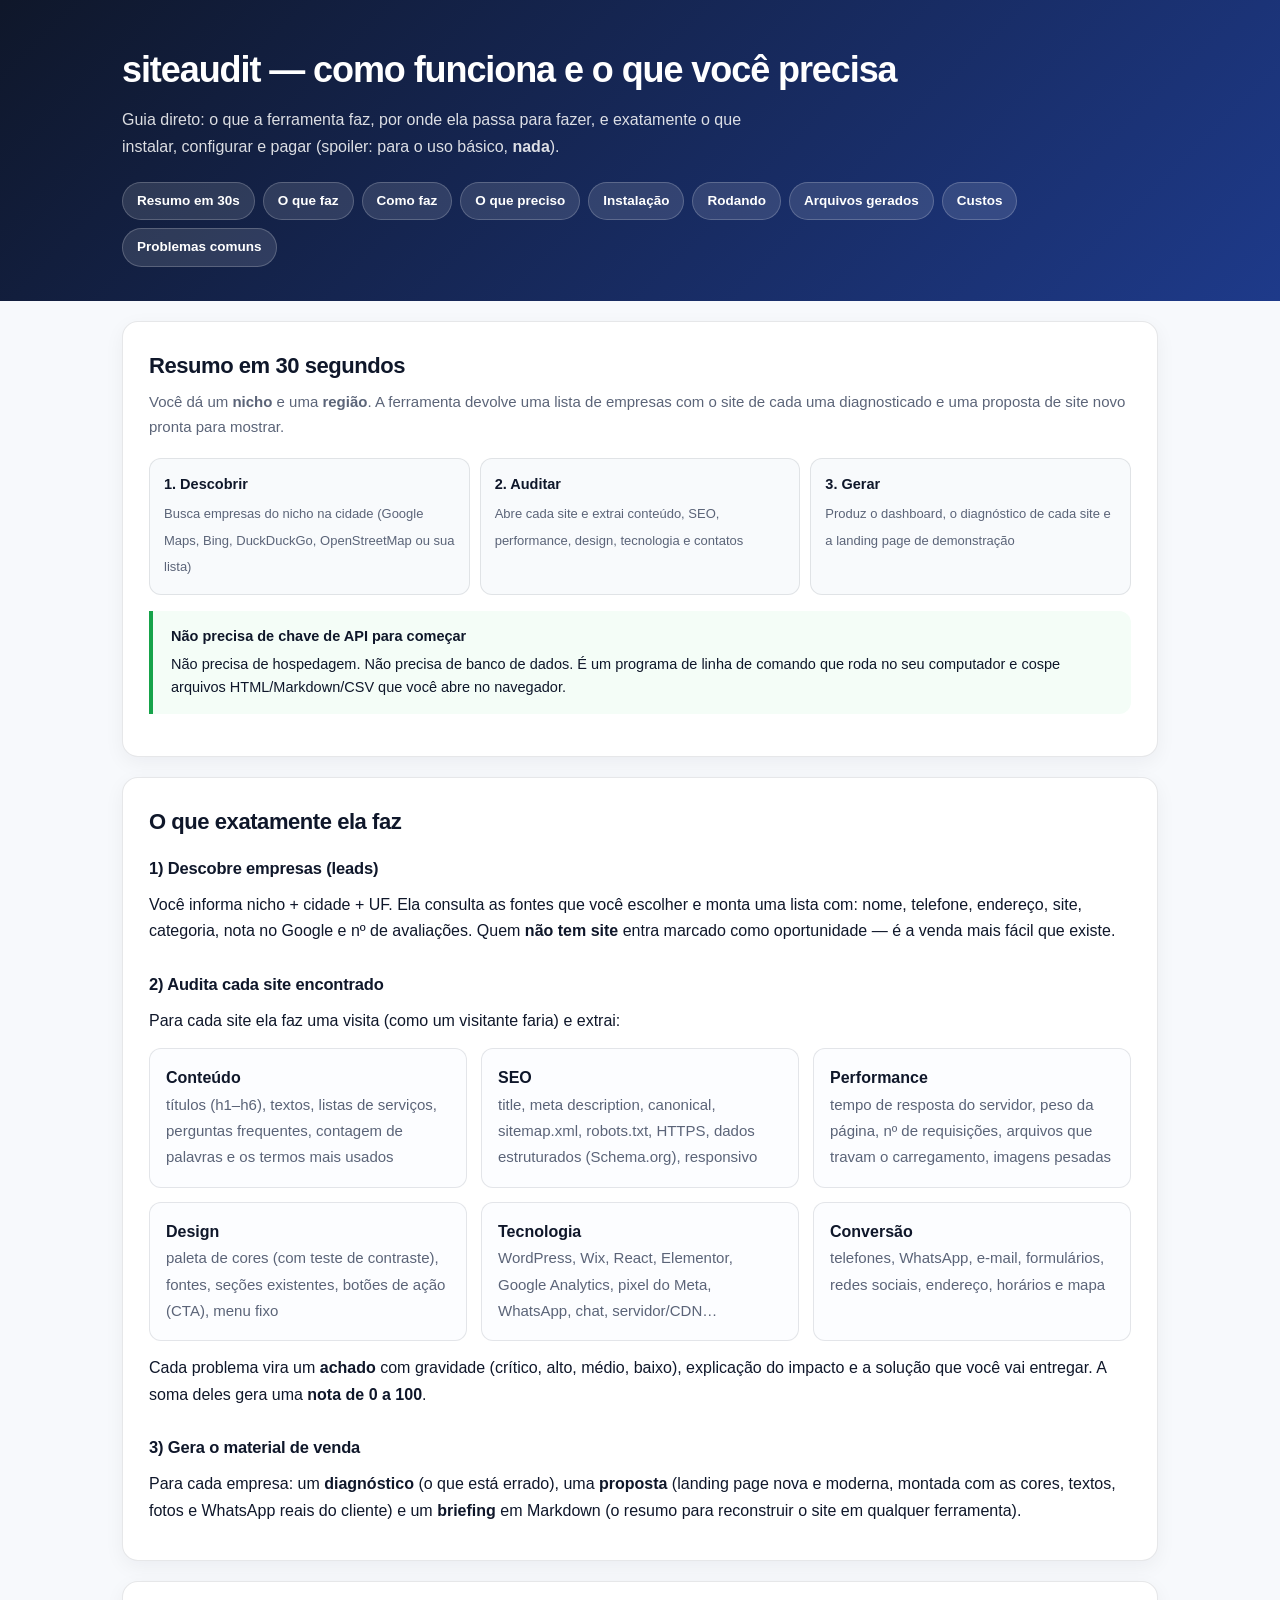
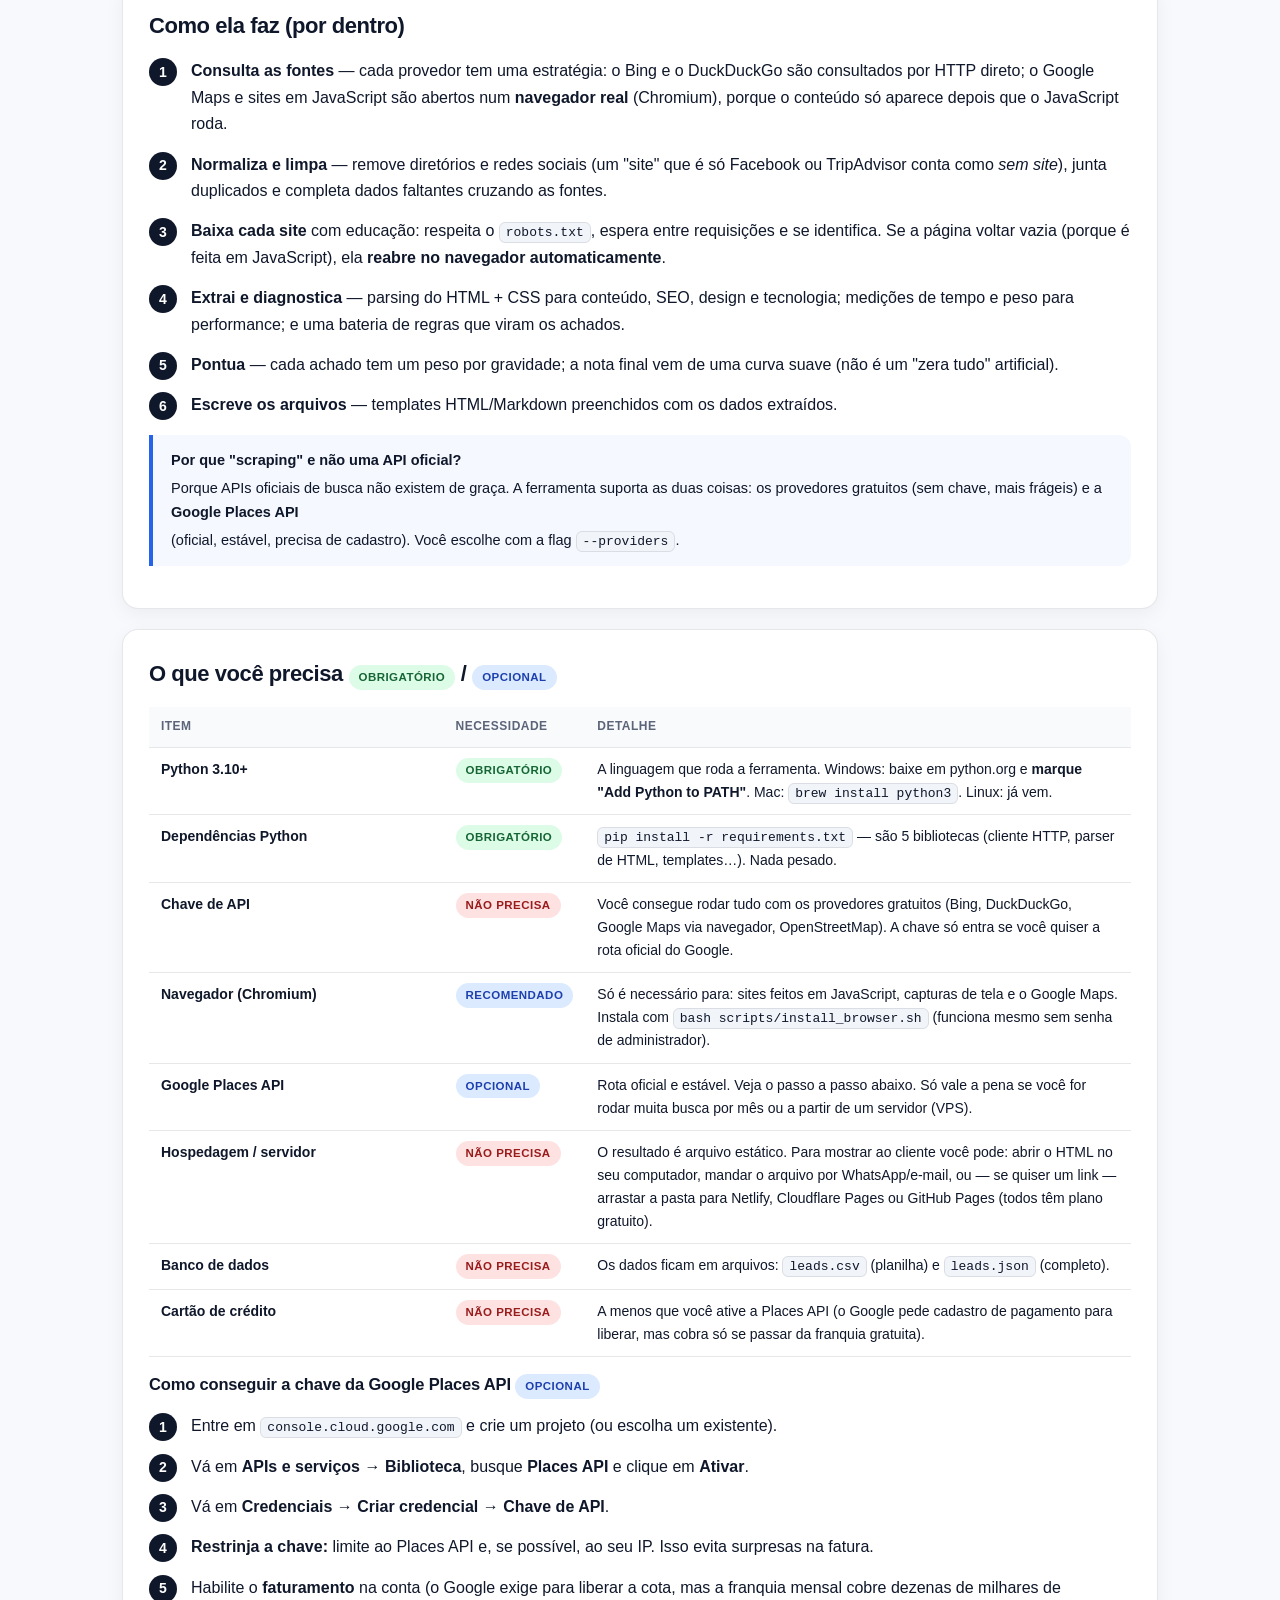
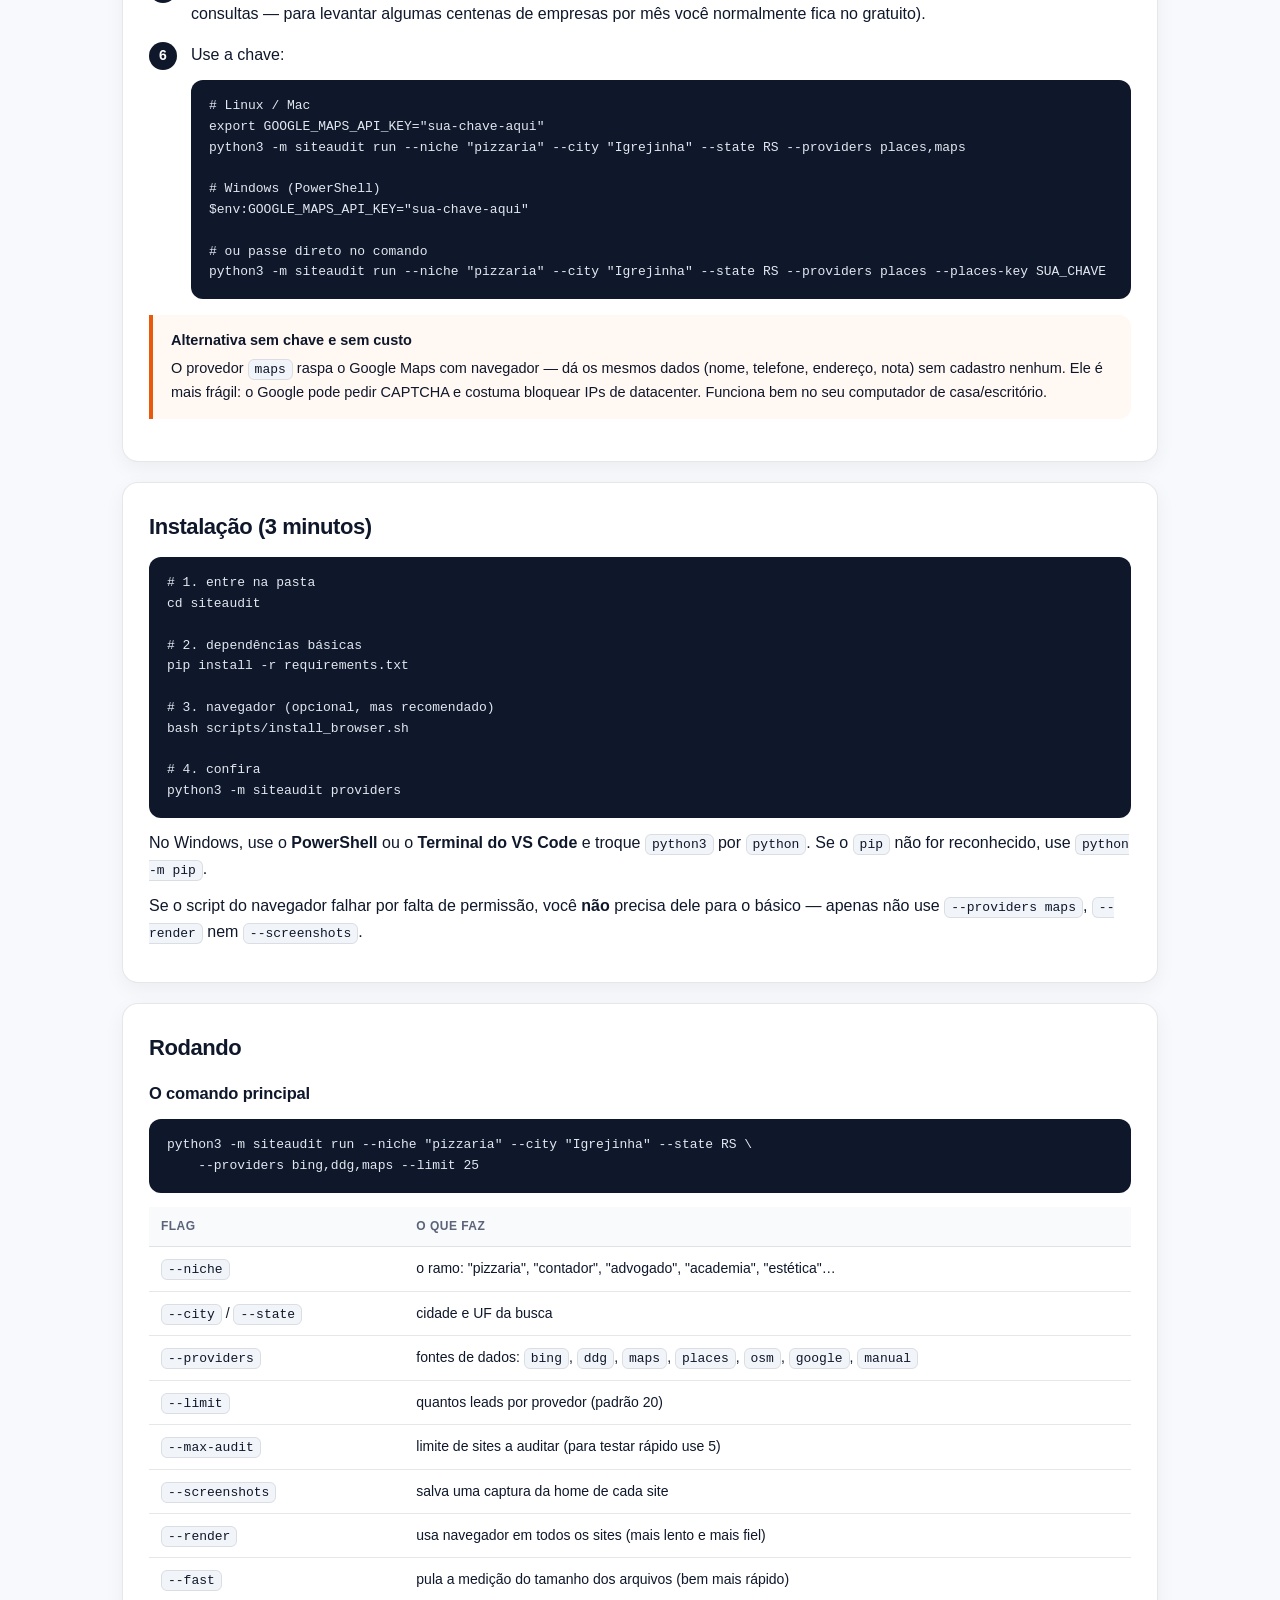
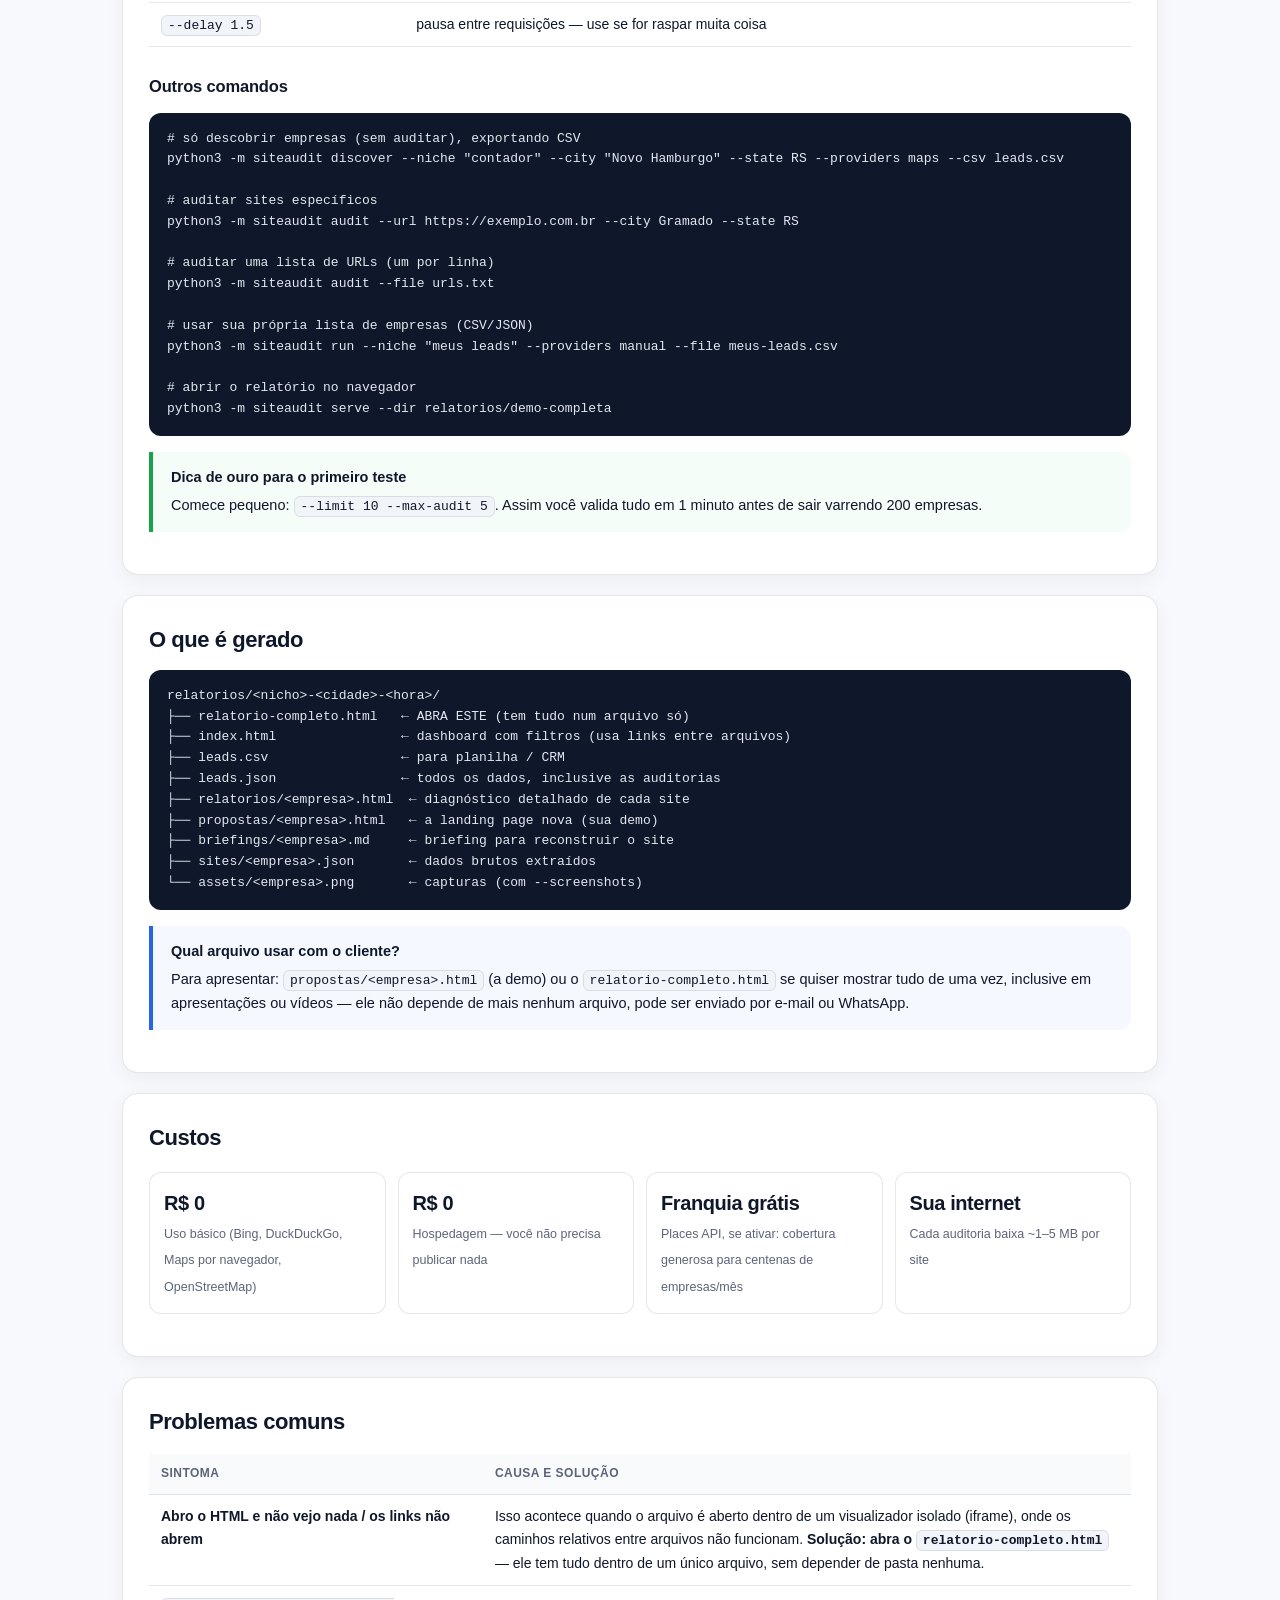
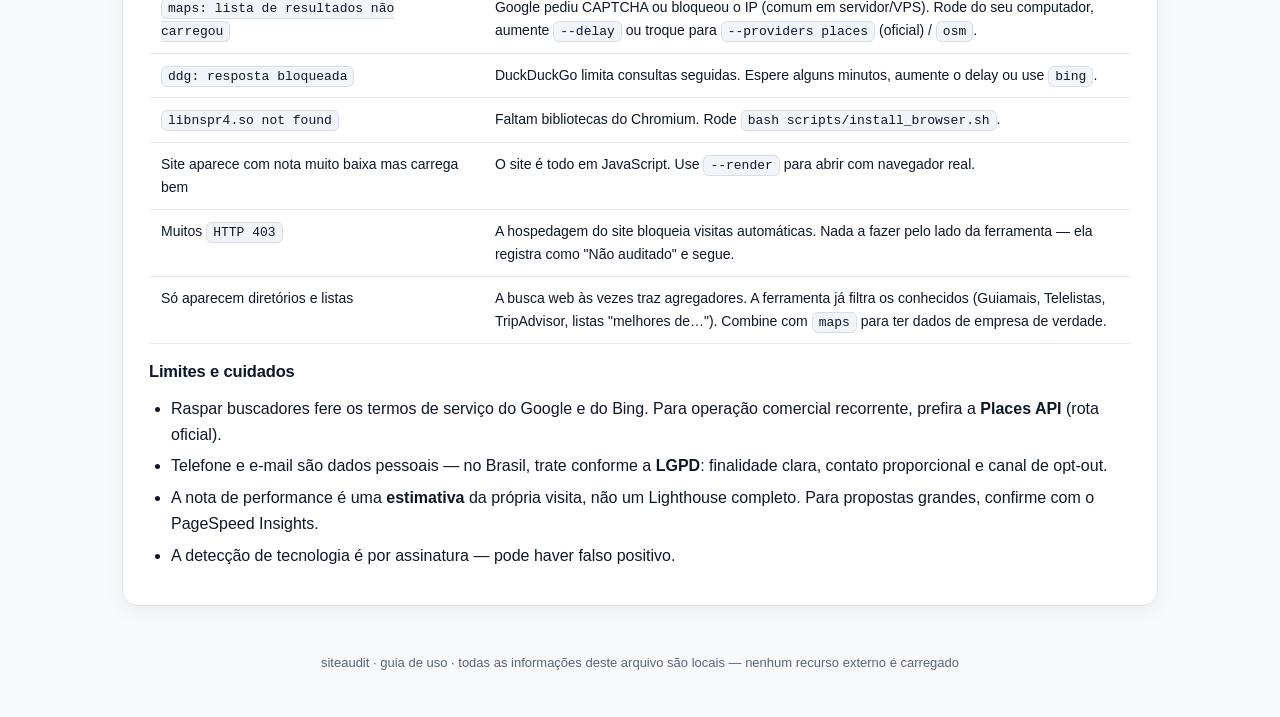
<file: docs/legacy/COMO-USAR.html>
<!DOCTYPE html>
<html lang="pt-BR">
<head>
<meta charset="utf-8">
<meta name="viewport" content="width=device-width, initial-scale=1">
<title>siteaudit — como funciona e o que você precisa para rodar</title>
<style>
  :root{--ink:#0f172a;--muted:#5b6478;--line:rgba(15,23,42,.10);--bg:#f7f9fc;--accent:#2563eb;
        --ok:#16a34a;--warn:#ea580c;--crit:#dc2626;--code:#0f172a}
  *{box-sizing:border-box}
  body{margin:0;font-family:-apple-system,BlinkMacSystemFont,"Segoe UI",Inter,Roboto,Helvetica,Arial,sans-serif;
       background:var(--bg);color:var(--ink);line-height:1.65;-webkit-font-smoothing:antialiased}
  .wrap{max-width:1080px;margin:0 auto;padding:0 22px}
  header{background:linear-gradient(135deg,#0f172a,#1e3a8a);color:#fff;padding:40px 0 34px}
  header h1{margin:0 0 8px;font-size:clamp(24px,3.6vw,36px);letter-spacing:-.03em}
  header p{margin:0;opacity:.85;font-size:16px;max-width:70ch}
  nav.toc{display:flex;flex-wrap:wrap;gap:8px;margin-top:22px}
  nav.toc a{background:rgba(255,255,255,.12);border:1px solid rgba(255,255,255,.2);color:#fff;
            border-radius:999px;padding:7px 14px;font-size:13.5px;text-decoration:none;font-weight:600}
  section{background:#fff;border:1px solid var(--line);border-radius:16px;padding:26px;margin:20px 0;
          box-shadow:0 6px 20px rgba(15,23,42,.05)}
  h2{margin:0 0 6px;font-size:22px;letter-spacing:-.02em}
  h3{margin:26px 0 8px;font-size:16.5px;letter-spacing:-.01em}
  h3:first-of-type{margin-top:14px}
  .lead{color:var(--muted);margin:0 0 18px;font-size:15px}
  p{margin:10px 0}
  ul,ol{margin:10px 0;padding-left:22px}
  li{margin:5px 0}
  code{background:#f1f5f9;border:1px solid var(--line);padding:2px 6px;border-radius:6px;font-size:13px;
       font-family:ui-monospace,SFMono-Regular,Menlo,Consolas,monospace}
  pre{background:var(--code);color:#e2e8f0;padding:16px 18px;border-radius:12px;overflow:auto;
      font-size:13px;line-height:1.6;margin:12px 0}
  pre code{background:none;border:none;color:inherit;padding:0}
  table{width:100%;border-collapse:collapse;font-size:14px;margin:14px 0}
  th,td{padding:10px 12px;border-bottom:1px solid var(--line);text-align:left;vertical-align:top}
  th{background:#f8fafc;font-size:12px;text-transform:uppercase;letter-spacing:.04em;color:var(--muted)}
  .card{border:1px solid var(--line);border-radius:12px;padding:16px;background:#fcfdff}
  .grid{display:grid;gap:14px;grid-template-columns:repeat(auto-fit,minmax(260px,1fr));margin:14px 0}
  .badge{display:inline-block;padding:3px 10px;border-radius:999px;font-size:11.5px;font-weight:800;
         text-transform:uppercase;letter-spacing:.04em}
  .b-ok{background:#dcfce7;color:#166534}
  .b-opt{background:#dbeafe;color:#1e40af}
  .b-no{background:#fee2e2;color:#991b1b}
  .b-warn{background:#ffedd5;color:#9a3412}
  .callout{border-left:4px solid var(--accent);background:#f5f8ff;border-radius:0 12px 12px 0;
           padding:14px 18px;margin:16px 0;font-size:14.5px}
  .callout.warn{border-color:var(--warn);background:#fff8f3}
  .callout.ok{border-color:var(--ok);background:#f4fdf7}
  .callout b{display:block;margin-bottom:4px}
  .steps{counter-reset:s;list-style:none;padding:0;margin:12px 0}
  .steps li{counter-increment:s;position:relative;padding-left:42px;margin:14px 0}
  .steps li::before{content:counter(s);position:absolute;left:0;top:0;width:28px;height:28px;border-radius:50%;
                    background:var(--ink);color:#fff;display:grid;place-items:center;font-weight:800;font-size:14px}
  .kpi{display:grid;gap:12px;grid-template-columns:repeat(auto-fit,minmax(170px,1fr));margin:16px 0}
  .kpi div{border:1px solid var(--line);border-radius:12px;padding:14px;background:#fff}
  .kpi b{display:block;font-size:20px;letter-spacing:-.02em}
  .kpi span{font-size:12.5px;color:var(--muted)}
  footer{padding:26px 0 50px;color:var(--muted);font-size:13px;text-align:center}
  .flow{display:grid;gap:10px;grid-template-columns:repeat(auto-fit,minmax(200px,1fr));margin:16px 0}
  .flow div{background:#f8fafc;border:1px solid var(--line);border-radius:12px;padding:14px}
  .flow b{display:block;margin-bottom:4px;font-size:14.5px}
  .flow span{font-size:13px;color:var(--muted)}
  .arrow{text-align:center;color:var(--muted);font-size:20px;margin:2px 0}
</style>
</head>
<body>

<header>
  <div class="wrap">
    <h1>siteaudit — como funciona e o que você precisa</h1>
    <p>Guia direto: o que a ferramenta faz, por onde ela passa para fazer, e exatamente o que instalar,
       configurar e pagar (spoiler: para o uso básico, <b>nada</b>).</p>
    <nav class="toc">
      <a href="#resumo">Resumo em 30s</a>
      <a href="#oque">O que faz</a>
      <a href="#como">Como faz</a>
      <a href="#preciso">O que preciso</a>
      <a href="#instalar">Instalação</a>
      <a href="#rodar">Rodando</a>
      <a href="#saida">Arquivos gerados</a>
      <a href="#custos">Custos</a>
      <a href="#problemas">Problemas comuns</a>
    </nav>
  </div>
</header>

<div class="wrap">

<section id="resumo">
  <h2>Resumo em 30 segundos</h2>
  <p class="lead">Você dá um <b>nicho</b> e uma <b>região</b>. A ferramenta devolve uma lista de empresas
  com o site de cada uma diagnosticado e uma proposta de site novo pronta para mostrar.</p>
  <div class="flow">
    <div><b>1. Descobrir</b><span>Busca empresas do nicho na cidade (Google Maps, Bing, DuckDuckGo, OpenStreetMap ou sua lista)</span></div>
    <div><b>2. Auditar</b><span>Abre cada site e extrai conteúdo, SEO, performance, design, tecnologia e contatos</span></div>
    <div><b>3. Gerar</b><span>Produz o dashboard, o diagnóstico de cada site e a landing page de demonstração</span></div>
  </div>
  <div class="callout ok">
    <b>Não precisa de chave de API para começar</b>
    Não precisa de hospedagem. Não precisa de banco de dados. É um programa de linha de comando que roda
    no seu computador e cospe arquivos HTML/Markdown/CSV que você abre no navegador.
  </div>
</section>

<section id="oque">
  <h2>O que exatamente ela faz</h2>

  <h3>1) Descobre empresas (leads)</h3>
  <p>Você informa nicho + cidade + UF. Ela consulta as fontes que você escolher e monta uma lista com:
  nome, telefone, endereço, site, categoria, nota no Google e nº de avaliações. Quem <b>não tem site</b>
  entra marcado como oportunidade — é a venda mais fácil que existe.</p>

  <h3>2) Audita cada site encontrado</h3>
  <p>Para cada site ela faz uma visita (como um visitante faria) e extrai:</p>
  <div class="grid">
    <div class="card"><b>Conteúdo</b><br><span class="lead">títulos (h1–h6), textos, listas de serviços, perguntas frequentes, contagem de palavras e os termos mais usados</span></div>
    <div class="card"><b>SEO</b><br><span class="lead">title, meta description, canonical, sitemap.xml, robots.txt, HTTPS, dados estruturados (Schema.org), responsivo</span></div>
    <div class="card"><b>Performance</b><br><span class="lead">tempo de resposta do servidor, peso da página, nº de requisições, arquivos que travam o carregamento, imagens pesadas</span></div>
    <div class="card"><b>Design</b><br><span class="lead">paleta de cores (com teste de contraste), fontes, seções existentes, botões de ação (CTA), menu fixo</span></div>
    <div class="card"><b>Tecnologia</b><br><span class="lead">WordPress, Wix, React, Elementor, Google Analytics, pixel do Meta, WhatsApp, chat, servidor/CDN…</span></div>
    <div class="card"><b>Conversão</b><br><span class="lead">telefones, WhatsApp, e-mail, formulários, redes sociais, endereço, horários e mapa</span></div>
  </div>
  <p>Cada problema vira um <b>achado</b> com gravidade (crítico, alto, médio, baixo), explicação do impacto
  e a solução que você vai entregar. A soma deles gera uma <b>nota de 0 a 100</b>.</p>

  <h3>3) Gera o material de venda</h3>
  <p>Para cada empresa: um <b>diagnóstico</b> (o que está errado), uma <b>proposta</b> (landing page nova
  e moderna, montada com as cores, textos, fotos e WhatsApp reais do cliente) e um <b>briefing</b> em
  Markdown (o resumo para reconstruir o site em qualquer ferramenta).</p>
</section>

<section id="como">
  <h2>Como ela faz (por dentro)</h2>
  <div class="steps">
    <li><b>Consulta as fontes</b> — cada provedor tem uma estratégia: o Bing e o DuckDuckGo são consultados
      por HTTP direto; o Google Maps e sites em JavaScript são abertos num <b>navegador real</b> (Chromium),
      porque o conteúdo só aparece depois que o JavaScript roda.</li>
    <li><b>Normaliza e limpa</b> — remove diretórios e redes sociais (um "site" que é só Facebook ou
      TripAdvisor conta como <i>sem site</i>), junta duplicados e completa dados faltantes cruzando as fontes.</li>
    <li><b>Baixa cada site</b> com educação: respeita o <code>robots.txt</code>, espera entre requisições e
      se identifica. Se a página voltar vazia (porque é feita em JavaScript), ela <b>reabre no navegador automaticamente</b>.</li>
    <li><b>Extrai e diagnostica</b> — parsing do HTML + CSS para conteúdo, SEO, design e tecnologia;
      medições de tempo e peso para performance; e uma bateria de regras que viram os achados.</li>
    <li><b>Pontua</b> — cada achado tem um peso por gravidade; a nota final vem de uma curva suave
      (não é um "zera tudo" artificial).</li>
    <li><b>Escreve os arquivos</b> — templates HTML/Markdown preenchidos com os dados extraídos.</li>
  </div>
  <div class="callout">
    <b>Por que "scraping" e não uma API oficial?</b>
    Porque APIs oficiais de busca não existem de graça. A ferramenta suporta as duas coisas:
    os provedores gratuitos (sem chave, mais frágeis) e a <b>Google Places API</b> (oficial, estável,
    precisa de cadastro). Você escolhe com a flag <code>--providers</code>.
  </div>
</section>

<section id="preciso">
  <h2>O que você precisa <span class="badge b-ok">obrigatório</span> / <span class="badge b-opt">opcional</span></h2>
  <table>
    <tr><th style="width:30%">Item</th><th style="width:14%">Necessidade</th><th>Detalhe</th></tr>
    <tr>
      <td><b>Python 3.10+</b></td>
      <td><span class="badge b-ok">obrigatório</span></td>
      <td>A linguagem que roda a ferramenta. Windows: baixe em python.org e <b>marque "Add Python to PATH"</b>.
          Mac: <code>brew install python3</code>. Linux: já vem.</td>
    </tr>
    <tr>
      <td><b>Dependências Python</b></td>
      <td><span class="badge b-ok">obrigatório</span></td>
      <td><code>pip install -r requirements.txt</code> — são 5 bibliotecas (cliente HTTP, parser de HTML,
          templates…). Nada pesado.</td>
    </tr>
    <tr>
      <td><b>Chave de API</b></td>
      <td><span class="badge b-no">NÃO precisa</span></td>
      <td>Você consegue rodar tudo com os provedores gratuitos (Bing, DuckDuckGo, Google Maps via navegador,
          OpenStreetMap). A chave só entra se você quiser a rota oficial do Google.</td>
    </tr>
    <tr>
      <td><b>Navegador (Chromium)</b></td>
      <td><span class="badge b-opt">recomendado</span></td>
      <td>Só é necessário para: sites feitos em JavaScript, capturas de tela e o Google Maps.
          Instala com <code>bash scripts/install_browser.sh</code> (funciona mesmo sem senha de administrador).</td>
    </tr>
    <tr>
      <td><b>Google Places API</b></td>
      <td><span class="badge b-opt">opcional</span></td>
      <td>Rota oficial e estável. Veja o passo a passo abaixo. Só vale a pena se você for rodar
          muita busca por mês ou a partir de um servidor (VPS).</td>
    </tr>
    <tr>
      <td><b>Hospedagem / servidor</b></td>
      <td><span class="badge b-no">NÃO precisa</span></td>
      <td>O resultado é arquivo estático. Para mostrar ao cliente você pode: abrir o HTML no seu computador,
          mandar o arquivo por WhatsApp/e-mail, ou — se quiser um link — arrastar a pasta para
          Netlify, Cloudflare Pages ou GitHub Pages (todos têm plano gratuito).</td>
    </tr>
    <tr>
      <td><b>Banco de dados</b></td>
      <td><span class="badge b-no">NÃO precisa</span></td>
      <td>Os dados ficam em arquivos: <code>leads.csv</code> (planilha) e <code>leads.json</code> (completo).</td>
    </tr>
    <tr>
      <td><b>Cartão de crédito</b></td>
      <td><span class="badge b-no">NÃO precisa</span></td>
      <td>A menos que você ative a Places API (o Google pede cadastro de pagamento para liberar,
          mas cobra só se passar da franquia gratuita).</td>
    </tr>
  </table>

  <h3>Como conseguir a chave da Google Places API <span class="badge b-opt">opcional</span></h3>
  <div class="steps">
    <li>Entre em <code>console.cloud.google.com</code> e crie um projeto (ou escolha um existente).</li>
    <li>Vá em <b>APIs e serviços → Biblioteca</b>, busque <b>Places API</b> e clique em <b>Ativar</b>.</li>
    <li>Vá em <b>Credenciais → Criar credencial → Chave de API</b>.</li>
    <li><b>Restrinja a chave:</b> limite ao Places API e, se possível, ao seu IP. Isso evita surpresas na fatura.</li>
    <li>Habilite o <b>faturamento</b> na conta (o Google exige para liberar a cota, mas a franquia mensal
        cobre dezenas de milhares de consultas — para levantar algumas centenas de empresas por mês você
        normalmente fica no gratuito).</li>
    <li>Use a chave:<br>
      <pre><code># Linux / Mac
export GOOGLE_MAPS_API_KEY="sua-chave-aqui"
python3 -m siteaudit run --niche "pizzaria" --city "Igrejinha" --state RS --providers places,maps

# Windows (PowerShell)
$env:GOOGLE_MAPS_API_KEY="sua-chave-aqui"

# ou passe direto no comando
python3 -m siteaudit run --niche "pizzaria" --city "Igrejinha" --state RS --providers places --places-key SUA_CHAVE</code></pre>
    </li>
  </div>
  <div class="callout warn">
    <b>Alternativa sem chave e sem custo</b>
    O provedor <code>maps</code> raspa o Google Maps com navegador — dá os mesmos dados (nome, telefone,
    endereço, nota) sem cadastro nenhum. Ele é mais frágil: o Google pode pedir CAPTCHA e costuma bloquear
    IPs de datacenter. Funciona bem no seu computador de casa/escritório.
  </div>
</section>

<section id="instalar">
  <h2>Instalação (3 minutos)</h2>
  <pre><code># 1. entre na pasta
cd siteaudit

# 2. dependências básicas
pip install -r requirements.txt

# 3. navegador (opcional, mas recomendado)
bash scripts/install_browser.sh

# 4. confira
python3 -m siteaudit providers</code></pre>
  <p>No Windows, use o <b>PowerShell</b> ou o <b>Terminal do VS Code</b> e troque <code>python3</code> por
  <code>python</code>. Se o <code>pip</code> não for reconhecido, use <code>python -m pip</code>.</p>
  <p>Se o script do navegador falhar por falta de permissão, você <b>não</b> precisa dele para o básico —
  apenas não use <code>--providers maps</code>, <code>--render</code> nem <code>--screenshots</code>.</p>
</section>

<section id="rodar">
  <h2>Rodando</h2>
  <h3>O comando principal</h3>
  <pre><code>python3 -m siteaudit run --niche "pizzaria" --city "Igrejinha" --state RS \
    --providers bing,ddg,maps --limit 25</code></pre>
  <table>
    <tr><th style="width:26%">Flag</th><th>O que faz</th></tr>
    <tr><td><code>--niche</code></td><td>o ramo: "pizzaria", "contador", "advogado", "academia", "estética"…</td></tr>
    <tr><td><code>--city</code> / <code>--state</code></td><td>cidade e UF da busca</td></tr>
    <tr><td><code>--providers</code></td><td>fontes de dados: <code>bing</code>, <code>ddg</code>, <code>maps</code>, <code>places</code>, <code>osm</code>, <code>google</code>, <code>manual</code></td></tr>
    <tr><td><code>--limit</code></td><td>quantos leads por provedor (padrão 20)</td></tr>
    <tr><td><code>--max-audit</code></td><td>limite de sites a auditar (para testar rápido use 5)</td></tr>
    <tr><td><code>--screenshots</code></td><td>salva uma captura da home de cada site</td></tr>
    <tr><td><code>--render</code></td><td>usa navegador em todos os sites (mais lento e mais fiel)</td></tr>
    <tr><td><code>--fast</code></td><td>pula a medição do tamanho dos arquivos (bem mais rápido)</td></tr>
    <tr><td><code>--delay 1.5</code></td><td>pausa entre requisições — use se for raspar muita coisa</td></tr>
  </table>

  <h3>Outros comandos</h3>
  <pre><code># só descobrir empresas (sem auditar), exportando CSV
python3 -m siteaudit discover --niche "contador" --city "Novo Hamburgo" --state RS --providers maps --csv leads.csv

# auditar sites específicos
python3 -m siteaudit audit --url https://exemplo.com.br --city Gramado --state RS

# auditar uma lista de URLs (um por linha)
python3 -m siteaudit audit --file urls.txt

# usar sua própria lista de empresas (CSV/JSON)
python3 -m siteaudit run --niche "meus leads" --providers manual --file meus-leads.csv

# abrir o relatório no navegador
python3 -m siteaudit serve --dir relatorios/demo-completa</code></pre>

  <div class="callout ok">
    <b>Dica de ouro para o primeiro teste</b>
    Comece pequeno: <code>--limit 10 --max-audit 5</code>. Assim você valida tudo em 1 minuto antes de
    sair varrendo 200 empresas.
  </div>
</section>

<section id="saida">
  <h2>O que é gerado</h2>
  <pre><code>relatorios/&lt;nicho&gt;-&lt;cidade&gt;-&lt;hora&gt;/
├── relatorio-completo.html   ← ABRA ESTE (tem tudo num arquivo só)
├── index.html                ← dashboard com filtros (usa links entre arquivos)
├── leads.csv                 ← para planilha / CRM
├── leads.json                ← todos os dados, inclusive as auditorias
├── relatorios/&lt;empresa&gt;.html  ← diagnóstico detalhado de cada site
├── propostas/&lt;empresa&gt;.html   ← a landing page nova (sua demo)
├── briefings/&lt;empresa&gt;.md     ← briefing para reconstruir o site
├── sites/&lt;empresa&gt;.json       ← dados brutos extraídos
└── assets/&lt;empresa&gt;.png       ← capturas (com --screenshots)</code></pre>
  <div class="callout">
    <b>Qual arquivo usar com o cliente?</b>
    Para apresentar: <code>propostas/&lt;empresa&gt;.html</code> (a demo) ou o
    <code>relatorio-completo.html</code> se quiser mostrar tudo de uma vez, inclusive em apresentações
    ou vídeos — ele não depende de mais nenhum arquivo, pode ser enviado por e-mail ou WhatsApp.
  </div>
</section>

<section id="custos">
  <h2>Custos</h2>
  <div class="kpi">
    <div><b>R$ 0</b><span>Uso básico (Bing, DuckDuckGo, Maps por navegador, OpenStreetMap)</span></div>
    <div><b>R$ 0</b><span>Hospedagem — você não precisa publicar nada</span></div>
    <div><b>Franquia grátis</b><span>Places API, se ativar: cobertura generosa para centenas de empresas/mês</span></div>
    <div><b>Sua internet</b><span>Cada auditoria baixa ~1–5 MB por site</span></div>
  </div>
</section>

<section id="problemas">
  <h2>Problemas comuns</h2>
  <table>
    <tr><th style="width:34%">Sintoma</th><th>Causa e solução</th></tr>
    <tr>
      <td><b>Abro o HTML e não vejo nada / os links não abrem</b></td>
      <td>Isso acontece quando o arquivo é aberto dentro de um visualizador isolado (iframe),
          onde os caminhos relativos entre arquivos não funcionam. <b>Solução: abra o
          <code>relatorio-completo.html</code></b> — ele tem tudo dentro de um único arquivo, sem
          depender de pasta nenhuma.</td>
    </tr>
    <tr>
      <td><code>maps: lista de resultados não carregou</code></td>
      <td>Google pediu CAPTCHA ou bloqueou o IP (comum em servidor/VPS). Rode do seu computador,
          aumente <code>--delay</code> ou troque para <code>--providers places</code> (oficial) / <code>osm</code>.</td>
    </tr>
    <tr>
      <td><code>ddg: resposta bloqueada</code></td>
      <td>DuckDuckGo limita consultas seguidas. Espere alguns minutos, aumente o delay ou use <code>bing</code>.</td>
    </tr>
    <tr>
      <td><code>libnspr4.so not found</code></td>
      <td>Faltam bibliotecas do Chromium. Rode <code>bash scripts/install_browser.sh</code>.</td>
    </tr>
    <tr>
      <td>Site aparece com nota muito baixa mas carrega bem</td>
      <td>O site é todo em JavaScript. Use <code>--render</code> para abrir com navegador real.</td>
    </tr>
    <tr>
      <td>Muitos <code>HTTP 403</code></td>
      <td>A hospedagem do site bloqueia visitas automáticas. Nada a fazer pelo lado da ferramenta —
          ela registra como "Não auditado" e segue.</td>
    </tr>
    <tr>
      <td>Só aparecem diretórios e listas</td>
      <td>A busca web às vezes traz agregadores. A ferramenta já filtra os conhecidos
          (Guiamais, Telelistas, TripAdvisor, listas "melhores de…"). Combine com <code>maps</code>
          para ter dados de empresa de verdade.</td>
    </tr>
  </table>

  <h3>Limites e cuidados</h3>
  <ul>
    <li>Raspar buscadores fere os termos de serviço do Google e do Bing. Para operação comercial recorrente,
        prefira a <b>Places API</b> (rota oficial).</li>
    <li>Telefone e e-mail são dados pessoais — no Brasil, trate conforme a <b>LGPD</b>: finalidade clara,
        contato proporcional e canal de opt-out.</li>
    <li>A nota de performance é uma <b>estimativa</b> da própria visita, não um Lighthouse completo.
        Para propostas grandes, confirme com o PageSpeed Insights.</li>
    <li>A detecção de tecnologia é por assinatura — pode haver falso positivo.</li>
  </ul>
</section>

</div>

<footer>siteaudit · guia de uso · todas as informações deste arquivo são locais — nenhum recurso externo é carregado</footer>
</body>
</html>
</file>
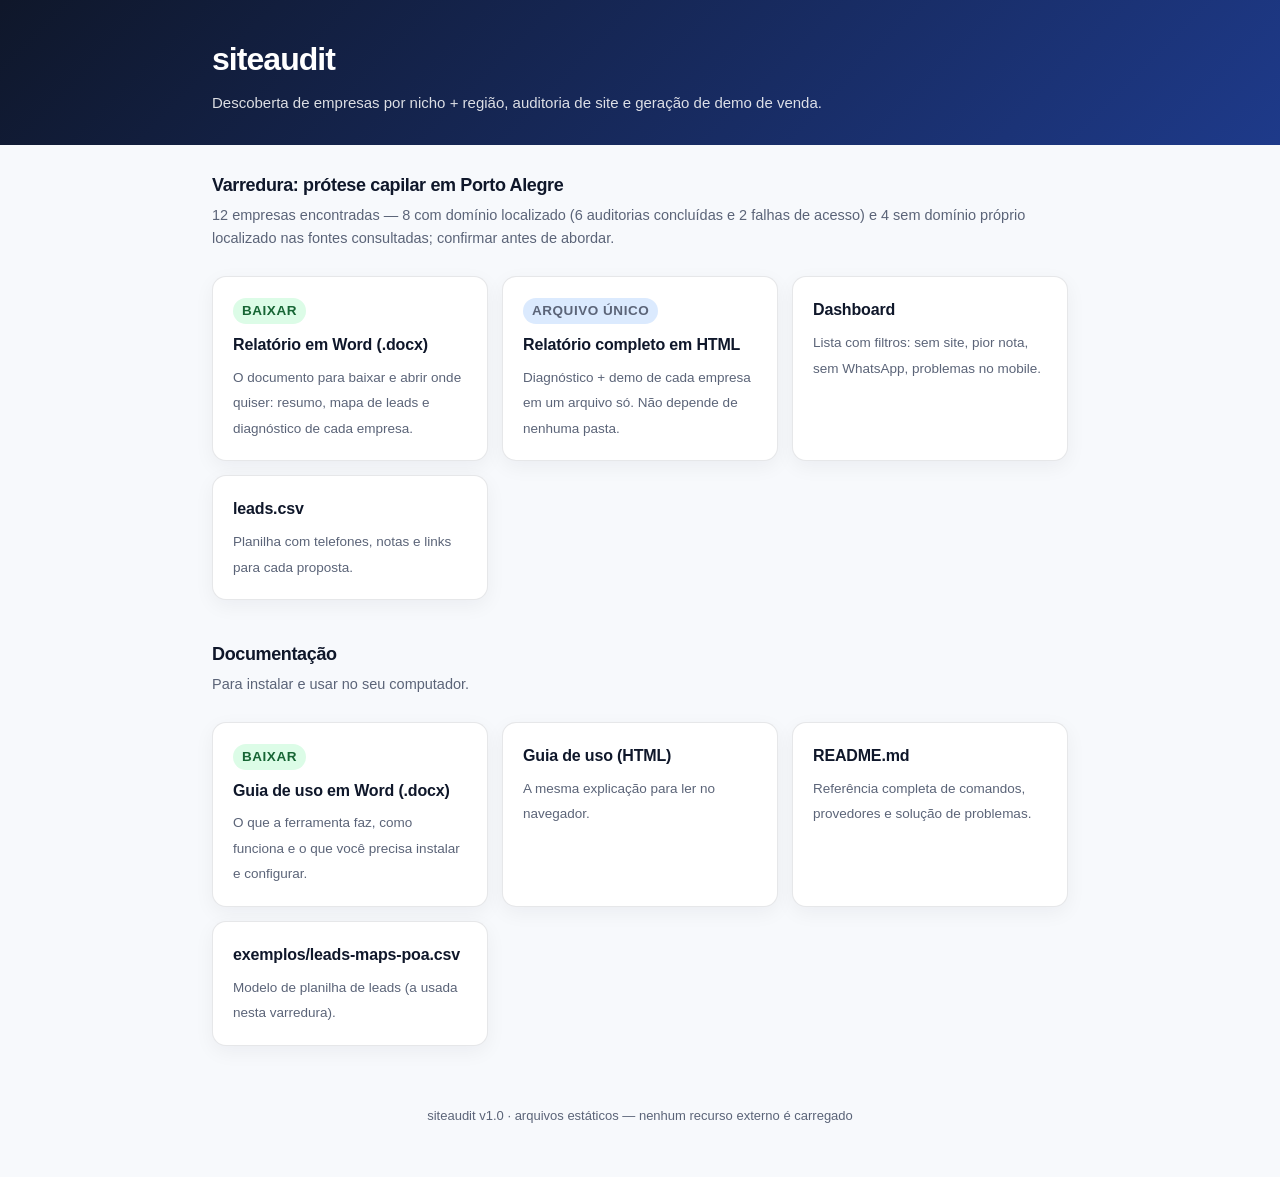
<file: docs/legacy/index-demo.html>
<!DOCTYPE html>
<html lang="pt-BR">
<head>
<meta charset="utf-8">
<meta name="viewport" content="width=device-width, initial-scale=1">
<title>siteaudit — painel</title>
<style>
  :root{--ink:#0f172a;--muted:#5b6478;--line:rgba(15,23,42,.10);--bg:#f7f9fc}
  *{box-sizing:border-box}
  body{margin:0;font-family:-apple-system,BlinkMacSystemFont,"Segoe UI",Inter,Roboto,Helvetica,Arial,sans-serif;
       background:var(--bg);color:var(--ink);line-height:1.6}
  .wrap{max-width:900px;margin:0 auto;padding:0 22px}
  header{background:linear-gradient(135deg,#0f172a,#1e3a8a);color:#fff;padding:34px 0 30px}
  h1{margin:0 0 6px;font-size:clamp(22px,3.4vw,32px);letter-spacing:-.03em}
  header p{margin:0;opacity:.85;font-size:15px}
  .grid{display:grid;gap:14px;grid-template-columns:repeat(auto-fit,minmax(250px,1fr));margin:26px 0}
  a.card{display:block;background:#fff;border:1px solid var(--line);border-radius:14px;padding:20px;
         text-decoration:none;color:inherit;box-shadow:0 6px 20px rgba(15,23,42,.05);transition:.18s}
  a.card:hover{transform:translateY(-2px);border-color:rgba(37,99,235,.4)}
  a.card b{display:block;font-size:16px;margin-bottom:6px;letter-spacing:-.01em}
  a.card span{font-size:13.5px;color:var(--muted)}
  .tag{display:inline-block;background:#dbeafe;color:#1e40af;border-radius:999px;padding:2px 9px;
       font-size:11px;font-weight:800;text-transform:uppercase;letter-spacing:.04em;margin-bottom:8px}
  .tag.ok{background:#dcfce7;color:#166534}
  section{margin:10px 0 40px}
  h2{font-size:18px;margin:26px 0 4px;letter-spacing:-.02em}
  p.lead{color:var(--muted);font-size:14.5px;margin:0}
  footer{padding:20px 0 50px;color:var(--muted);font-size:13px;text-align:center}
</style>
</head>
<body>
<header>
  <div class="wrap">
    <h1>siteaudit</h1>
    <p>Descoberta de empresas por nicho + região, auditoria de site e geração de demo de venda.</p>
  </div>
</header>
<div class="wrap">
  <section>
    <h2>Varredura: prótese capilar em Porto Alegre</h2>
    <p class="lead">12 empresas encontradas — 8 com domínio localizado (6 auditorias concluídas e 2 falhas de acesso) e 4 sem domínio próprio localizado nas fontes consultadas; confirmar antes de abordar.</p>
    <div class="grid">
      <a class="card" href="relatorios/protese-capilar-poa/relatorio.docx">
        <span class="tag ok">baixar</span>
        <b>Relatório em Word (.docx)</b>
        <span>O documento para baixar e abrir onde quiser: resumo, mapa de leads e diagnóstico de cada empresa.</span>
      </a>
      <a class="card" href="relatorios/protese-capilar-poa/relatorio-completo.html">
        <span class="tag">arquivo único</span>
        <b>Relatório completo em HTML</b>
        <span>Diagnóstico + demo de cada empresa em um arquivo só. Não depende de nenhuma pasta.</span>
      </a>
      <a class="card" href="relatorios/protese-capilar-poa/index.html">
        <b>Dashboard</b>
        <span>Lista com filtros: sem site, pior nota, sem WhatsApp, problemas no mobile.</span>
      </a>
      <a class="card" href="relatorios/protese-capilar-poa/leads.csv">
        <b>leads.csv</b>
        <span>Planilha com telefones, notas e links para cada proposta.</span>
      </a>
    </div>
  </section>
  <section>
    <h2>Documentação</h2>
    <p class="lead">Para instalar e usar no seu computador.</p>
    <div class="grid">
      <a class="card" href="COMO-USAR.docx">
        <span class="tag ok">baixar</span>
        <b>Guia de uso em Word (.docx)</b>
        <span>O que a ferramenta faz, como funciona e o que você precisa instalar e configurar.</span>
      </a>
      <a class="card" href="COMO-USAR.html">
        <b>Guia de uso (HTML)</b>
        <span>A mesma explicação para ler no navegador.</span>
      </a>
      <a class="card" href="README.md">
        <b>README.md</b>
        <span>Referência completa de comandos, provedores e solução de problemas.</span>
      </a>
      <a class="card" href="exemplos/leads-maps-poa.csv">
        <b>exemplos/leads-maps-poa.csv</b>
        <span>Modelo de planilha de leads (a usada nesta varredura).</span>
      </a>
    </div>
  </section>
</div>
<footer>siteaudit v1.0 · arquivos estáticos — nenhum recurso externo é carregado</footer>
</body>
</html>
</file>
